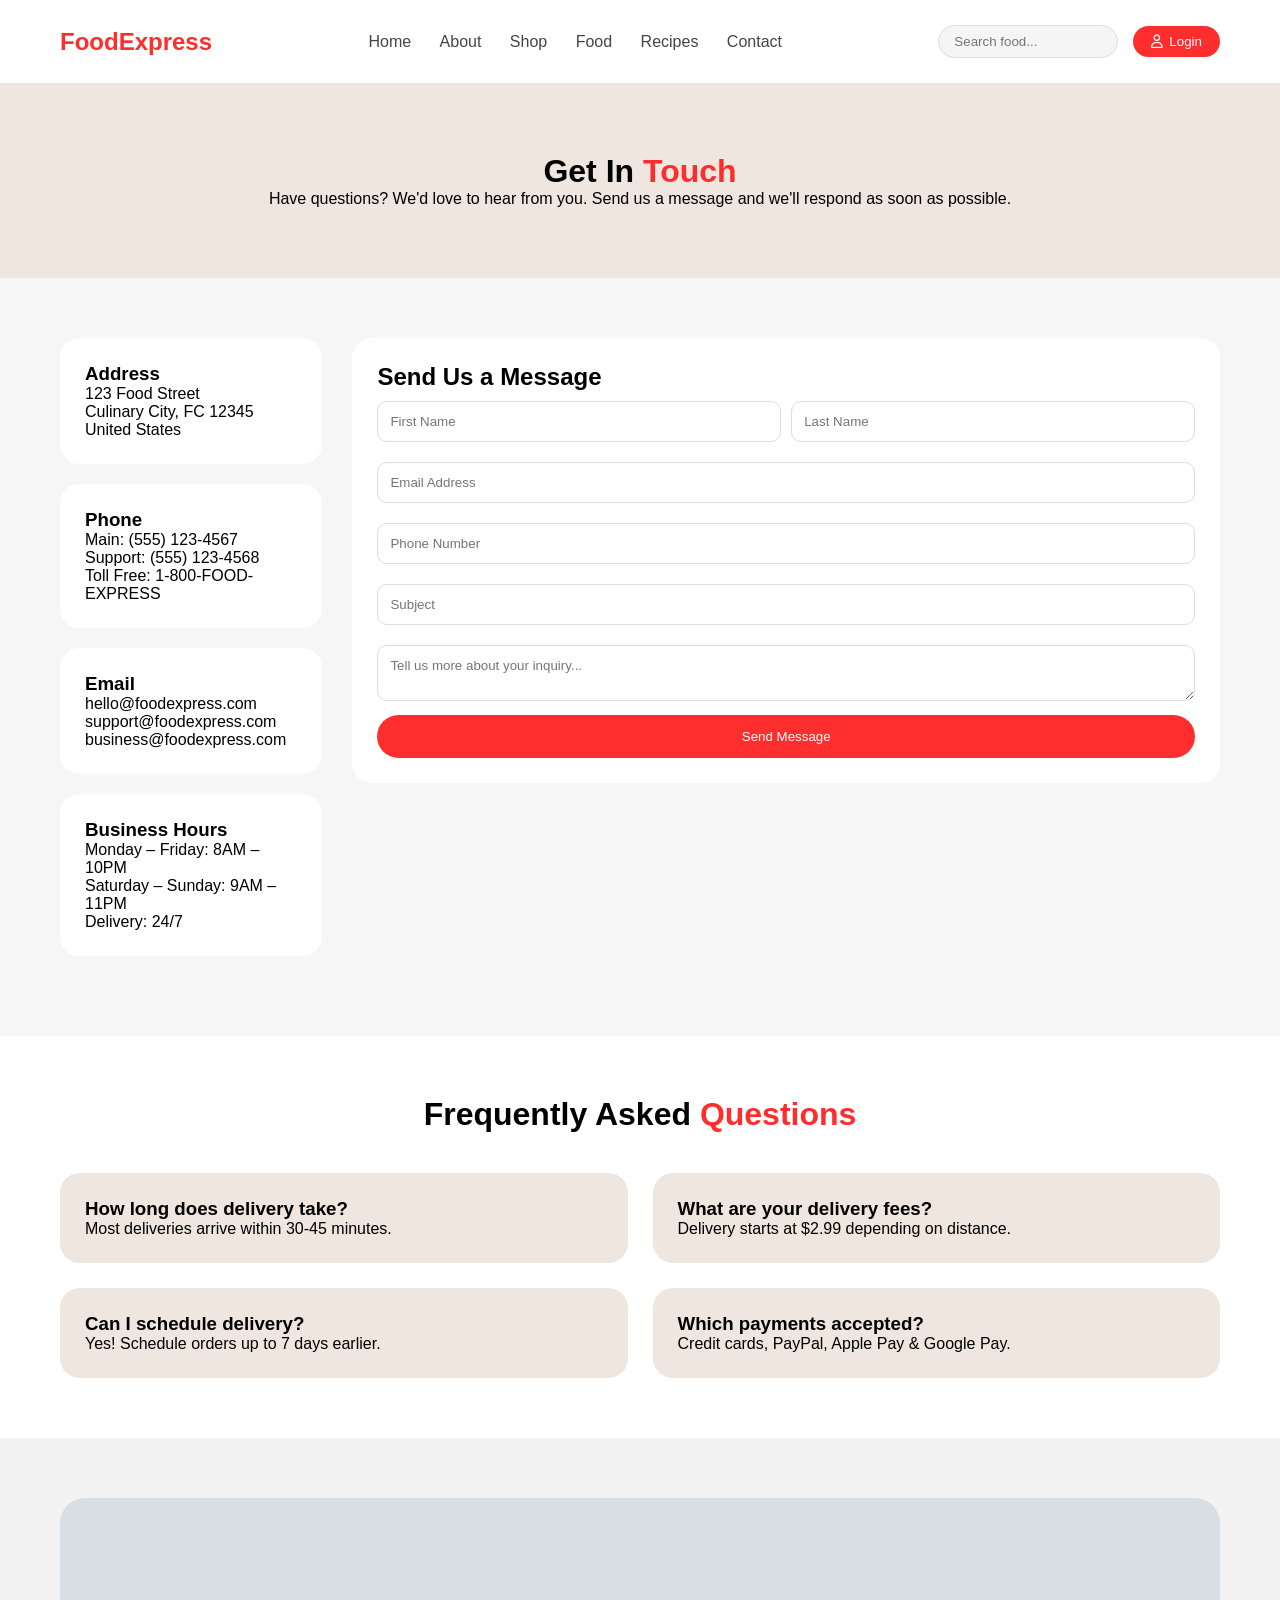
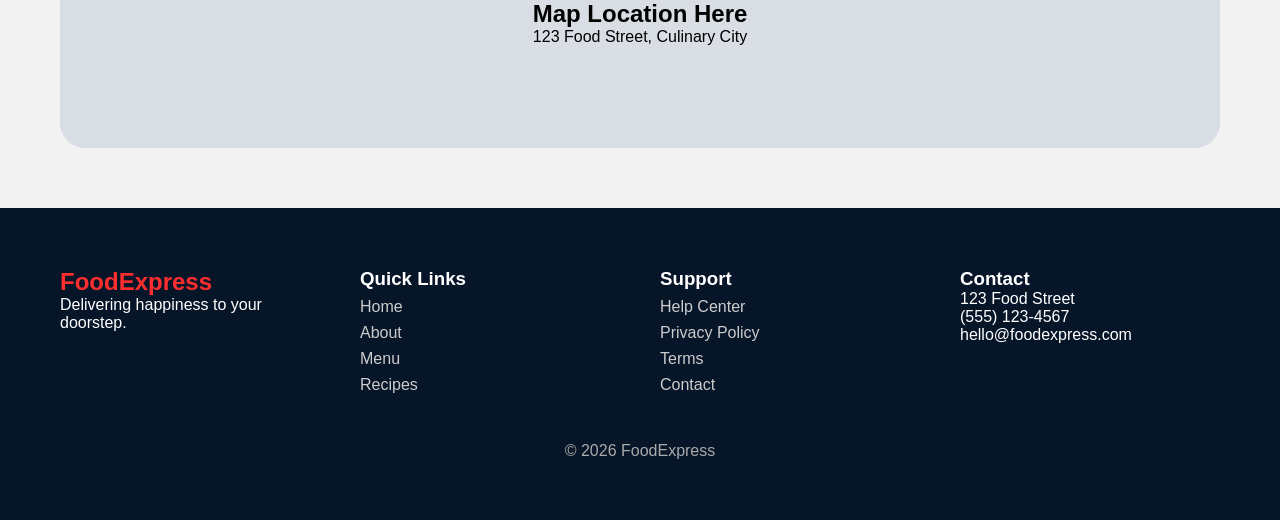
<file: index.html>
<!doctype html>
<html lang="en">
  <head>
    <meta charset="UTF-8" />
    <meta name="viewport" content="width=device-width, initial-scale=1.0" />

    <title>FoodExpress Contact Page</title>

    <link rel="stylesheet" href="style.css" />

    <!-- ICON LIBRARY -->
    <link
      rel="stylesheet"
      href="https://cdnjs.cloudflare.com/ajax/libs/font-awesome/6.5.0/css/all.min.css"
    />
  </head>

  <body>
    <!-- NAVBAR -->

    <div class="navbar">
      <div class="logo">FoodExpress</div>

      <div class="nav-links">
        <a href="#">Home</a>
        <a href="#">About</a>
        <a href="#">Shop</a>
        <a href="#">Food</a>
        <a href="#">Recipes</a>
        <a href="#">Contact</a>
      </div>

      <div class="nav-right">
        <input type="text" placeholder="Search food..." class="search-box" />

        <button class="login-btn">
          <i class="fa-regular fa-user"></i>
          Login
        </button>
      </div>
    </div>

    <!-- HERO SECTION -->

    <div class="hero">
      <h1>Get In <span>Touch</span></h1>

      <p>
        Have questions? We'd love to hear from you. Send us a message and we'll
        respond as soon as possible.
      </p>
    </div>

    <!-- CONTACT SECTION -->

    <div class="container">
      <div class="left">
        <div class="card">
          <h3>Address</h3>

          <p>
            123 Food Street<br />
            Culinary City, FC 12345<br />
            United States
          </p>
        </div>

        <div class="card">
          <h3>Phone</h3>

          <p>
            Main: (555) 123-4567<br />
            Support: (555) 123-4568<br />
            Toll Free: 1-800-FOOD-EXPRESS
          </p>
        </div>

        <div class="card">
          <h3>Email</h3>

          <p>
            hello@foodexpress.com<br />
            support@foodexpress.com<br />
            business@foodexpress.com
          </p>
        </div>

        <div class="card">
          <h3>Business Hours</h3>

          <p>
            Monday – Friday: 8AM – 10PM<br />
            Saturday – Sunday: 9AM – 11PM<br />
            Delivery: 24/7
          </p>
        </div>
      </div>

      <div class="right">
        <div class="form-box">
          <h2>Send Us a Message</h2>

          <div class="form-row">
            <input type="text" placeholder="First Name" />

            <input type="text" placeholder="Last Name" />
          </div>

          <input type="email" placeholder="Email Address" />

          <input type="text" placeholder="Phone Number" />

          <input type="text" placeholder="Subject" />

          <textarea placeholder="Tell us more about your inquiry..."></textarea>

          <button>Send Message</button>
        </div>
      </div>
    </div>

    <!-- FAQ SECTION -->

    <div class="faq">
      <h1>
        Frequently Asked
        <span>Questions</span>
      </h1>

      <div class="faq-grid">
        <div class="faq-card">
          <h3>How long does delivery take?</h3>

          <p>Most deliveries arrive within 30-45 minutes.</p>
        </div>

        <div class="faq-card">
          <h3>What are your delivery fees?</h3>

          <p>Delivery starts at $2.99 depending on distance.</p>
        </div>

        <div class="faq-card">
          <h3>Can I schedule delivery?</h3>

          <p>Yes! Schedule orders up to 7 days earlier.</p>
        </div>

        <div class="faq-card">
          <h3>Which payments accepted?</h3>

          <p>Credit cards, PayPal, Apple Pay & Google Pay.</p>
        </div>
      </div>
    </div>

    <!-- MAP SECTION -->

    <div class="map-section">
      <div class="map-box">
        <h2>Map Location Here</h2>

        <p>123 Food Street, Culinary City</p>
      </div>
    </div>

    <!-- FOOTER -->

    <div class="footer">
      <div class="footer-container">
        <div>
          <h2>FoodExpress</h2>

          <p>Delivering happiness to your doorstep.</p>
        </div>

        <div>
          <h3>Quick Links</h3>

          <a href="#"> Home </a>

          <a href="#"> About </a>

          <a href="#"> Menu </a>

          <a href="#"> Recipes </a>
        </div>

        <div>
          <h3>Support</h3>

          <a href="#"> Help Center </a>

          <a href="#"> Privacy Policy </a>

          <a href="#"> Terms </a>

          <a href="#"> Contact </a>
        </div>

        <div>
          <h3>Contact</h3>

          <p>123 Food Street</p>

          <p>(555) 123-4567</p>

          <p>hello@foodexpress.com</p>
        </div>
      </div>

      <div class="footer-bottom">© 2026 FoodExpress</div>
    </div>
  </body>
</html>
</file>
<file: style.css>
* {
  margin: 0;
  padding: 0;
  box-sizing: border-box;
  font-family: Arial;
}

body {
  background: #f6f6f6;
}

/* NAVBAR */

.navbar {
  display: flex;
  justify-content: space-between;
  align-items: center;

  padding: 15px 60px;

  background: white;
}

.logo {
  font-size: 24px;
  font-weight: bold;
  color: #ff2e2e;
}

.nav-links a {
  margin: 0 12px;

  text-decoration: none;

  color: #444;
}

/* RIGHT NAVBAR */

.nav-right {
  display: flex;
  align-items: center;

  gap: 15px;
}

/* SEARCH */

.search-box {
  padding: 8px 15px;

  width: 180px;

  border-radius: 20px;

  border: 1px solid #ddd;

  background: #f5f5f5;
}

/* LOGIN BUTTON */

.login-btn {
  display: flex;

  align-items: center;

  gap: 6px;

  background: #ff2e2e;

  color: white;

  padding: 8px 18px;

  border: none;

  border-radius: 25px;

  cursor: pointer;
}

/* HERO */

.hero {
  text-align: center;

  padding: 70px;

  background: #eee6df;
}

.hero span {
  color: #ff2e2e;
}

/* CONTACT */

.container {
  display: flex;

  gap: 30px;

  padding: 60px;
}

.card {
  background: white;

  padding: 25px;

  margin-bottom: 20px;

  border-radius: 20px;
}

/* FORM */

.form-box {
  background: white;

  padding: 25px;

  border-radius: 20px;
}

.form-row {
  display: flex;

  gap: 10px;
}

input,
textarea {
  width: 100%;

  padding: 12px;

  margin: 10px 0;

  border-radius: 10px;

  border: 1px solid #ddd;
}

button {
  width: 100%;

  padding: 14px;

  background: #ff2e2e;

  color: white;

  border: none;

  border-radius: 25px;
}

/* FAQ */

.faq {
  padding: 60px;

  background: white;

  text-align: center;
}

.faq span {
  color: #ff2e2e;
}

.faq-grid {
  display: grid;

  grid-template-columns: repeat(2, 1fr);

  gap: 25px;

  margin-top: 40px;
}

.faq-card {
  background: #eee6df;

  padding: 25px;

  border-radius: 20px;

  text-align: left;
}

/* MAP */

.map-section {
  padding: 60px;

  background: #f2f2f2;

  text-align: center;
}

.map-box {
  height: 250px;

  background: #d9dee4;

  border-radius: 25px;

  display: flex;

  align-items: center;

  justify-content: center;

  flex-direction: column;
}

/* FOOTER */

.footer {
  background: #071529;

  color: white;

  padding: 60px;
}

.footer-container {
  display: grid;

  grid-template-columns: repeat(4, 1fr);

  gap: 40px;
}

.footer h2 {
  color: #ff2e2e;
}

.footer a {
  display: block;

  margin: 8px 0;

  color: #ccc;

  text-decoration: none;
}

.footer-bottom {
  text-align: center;

  margin-top: 40px;

  color: #aaa;
}

/* RESPONSIVE */

@media (max-width: 900px) {
  .container {
    flex-direction: column;
  }

  .form-row {
    flex-direction: column;
  }

  .faq-grid {
    grid-template-columns: 1fr;
  }

  .footer-container {
    grid-template-columns: 1fr 1fr;
  }
}
</file>
